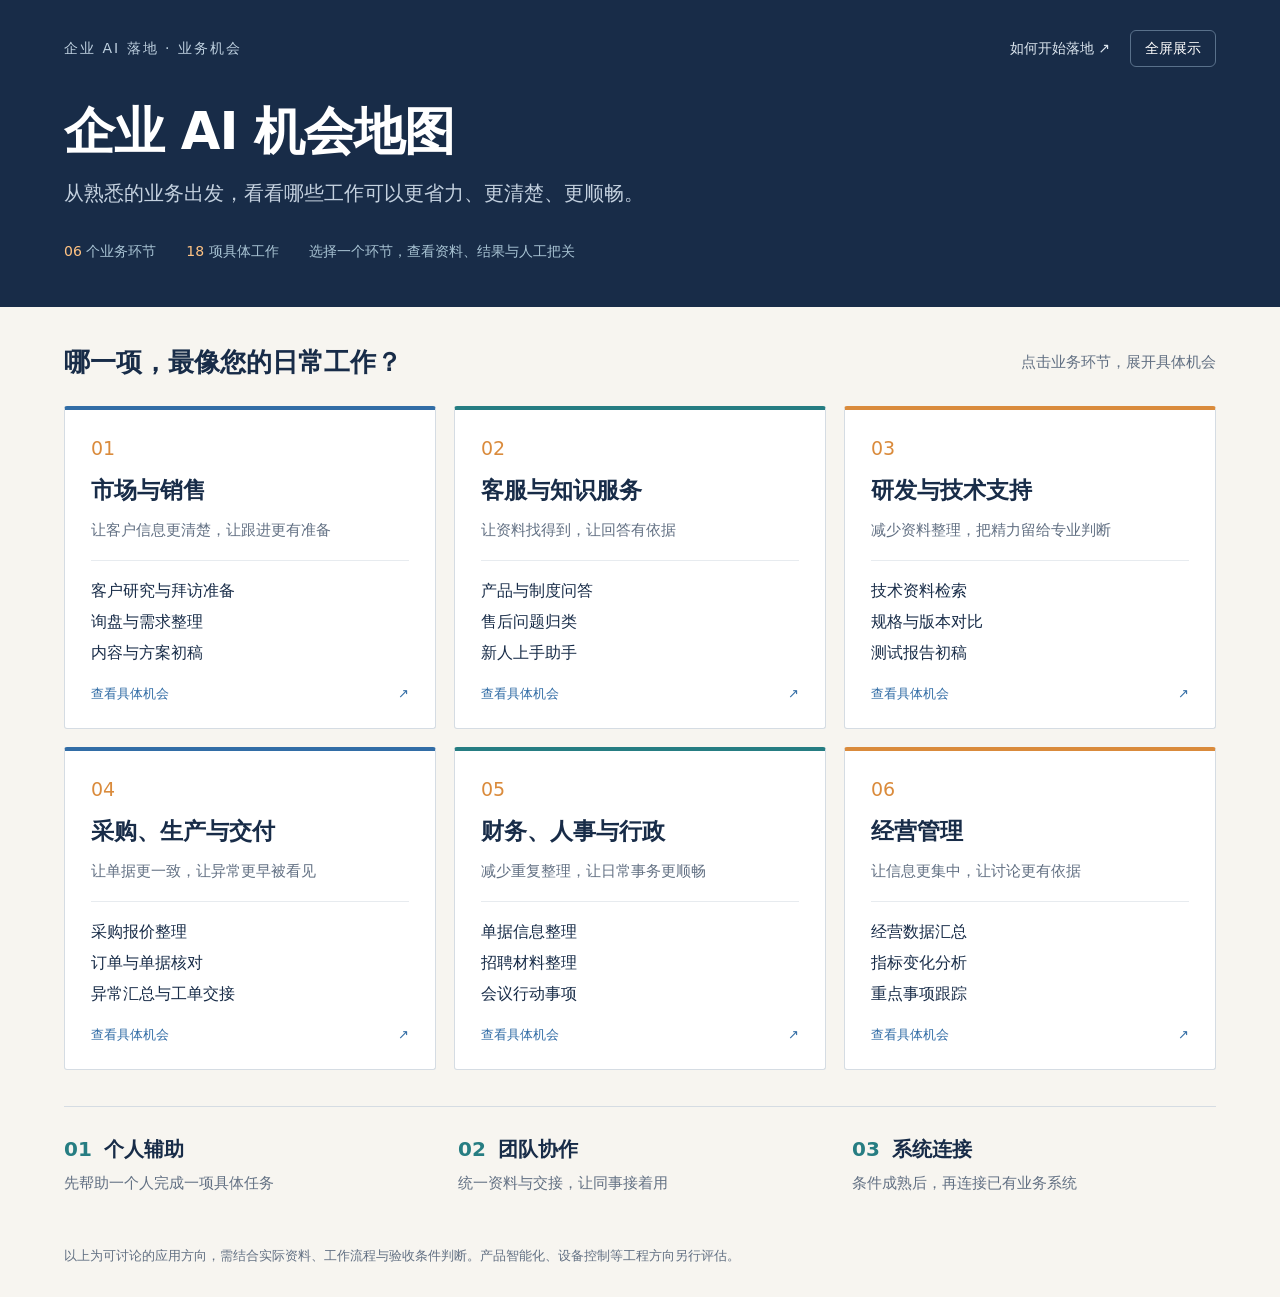
<file: assets/app/materials/ai-opportunity-map.html>
<!doctype html><html lang="zh-CN"><head><meta charset="utf-8"><meta name="viewport" content="width=device-width,initial-scale=1"><title>企业 AI 机会地图</title><style>
:root{--navy:#182c48;--blue:#326da6;--teal:#267d82;--orange:#da8b3c;--paper:#f7f5f0;--muted:#627083;--line:#d5dce3}*{box-sizing:border-box}html{scroll-behavior:smooth}body{margin:0;background:var(--paper);color:var(--navy);font:17px/1.65 "Microsoft YaHei",system-ui}button,a{touch-action:manipulation}button{font:inherit;cursor:pointer}a{color:inherit}button:focus-visible,a:focus-visible{outline:3px solid var(--orange);outline-offset:5px}header{background:var(--navy);color:white;padding:30px max(5vw,24px) 44px}.top{display:flex;justify-content:space-between;align-items:center;gap:20px}.brand{font-size:14px;letter-spacing:2px;color:#bed0df}.tools{display:flex;gap:20px;align-items:center;font-size:14px}.tools a{text-decoration:none;color:#dce6ef}.tools button{border:1px solid #59718b;color:white;background:transparent;border-radius:6px;padding:6px 14px;font-size:14px}h1{font-size:clamp(34px,4vw,56px);line-height:1.2;margin:34px 0 14px;font-weight:700;letter-spacing:-1px}.intro{margin:0;color:#c4d1df;font-size:20px}.hero-bottom{margin-top:30px;display:flex;gap:30px;color:#a9c4d4;font-size:14px}.hero-bottom strong{color:#ffc383;font-weight:500}main{max-width:1520px;margin:auto;padding:34px max(5vw,24px) 50px}.sectionhead{display:flex;justify-content:space-between;align-items:center;gap:20px;margin-bottom:22px}h2{font-size:26px;margin:0}.sectionhead p{color:var(--muted);font-size:15px;margin:0}.map{display:grid;grid-template-columns:repeat(3,minmax(0,1fr));gap:18px}.area{background:#fff;border:1px solid var(--line);border-top:4px solid var(--blue);padding:23px 26px;text-align:left;border-radius:3px;color:var(--navy);transition:transform .2s,box-shadow .2s}.area:hover{transform:translateY(-4px);box-shadow:0 12px 28px #182c4812}.area:nth-child(3n+2){border-top-color:var(--teal)}.area:nth-child(3n){border-top-color:var(--orange)}.num{color:var(--orange);font-size:19px}.area h3{font-size:23px;margin:8px 0}.area p{font-size:15px;color:var(--muted);margin:0 0 17px}.examples{border-top:1px solid #e7ebef;padding-top:14px;font-size:16px;line-height:1.95}.open{display:flex;justify-content:space-between;font-size:13px;color:var(--blue);margin-top:15px}.depth{display:grid;grid-template-columns:1fr 1fr 1fr;border-top:1px solid var(--line);margin-top:36px;padding-top:26px;gap:30px}.depth strong{display:block;font-size:20px;margin-bottom:5px}.depth p{margin:0;color:var(--muted);font-size:15px}.depth span{color:var(--teal);margin-right:12px}footer{max-width:1520px;margin:auto;padding:0 max(5vw,24px) 30px;color:var(--muted);font-size:13px}dialog{border:0;padding:0;width:min(1120px,94vw);max-height:90vh;border-radius:8px;background:var(--paper);color:var(--navy);box-shadow:0 24px 80px #0005}dialog::backdrop{background:#0c1d33b8;backdrop-filter:blur(4px)}.dialoghead{display:flex;justify-content:space-between;align-items:start;gap:20px;padding:25px 32px;background:var(--navy);color:white}.dialoghead h2{font-size:28px;margin:5px 0}.dialoghead p{color:#c4d1df;margin:0;font-size:15px}.close{border:1px solid #698198;background:transparent;color:white;border-radius:4px;padding:6px 13px;white-space:nowrap}.tabs{display:flex;gap:0;padding:0 32px;border-bottom:1px solid var(--line);background:#fff}.tabs button{background:none;border:0;border-bottom:3px solid transparent;padding:19px 17px;color:var(--muted);font-size:16px}.tabs button[aria-selected=true]{color:var(--teal);border-color:var(--teal);font-weight:700}.detail{padding:28px 32px 32px}.flow{display:grid;grid-template-columns:1fr 35px 1fr 35px 1fr;align-items:start;gap:16px}.flow b{font-size:14px;color:var(--blue);font-weight:500}.flow h3{font-size:21px;margin:8px 0}.flow p{font-size:17px;margin:0}.arrow{color:var(--orange);font-size:28px;padding-top:45px}.review{border-left:3px solid var(--orange);background:#ede9e0;padding:16px 20px;margin-top:28px;font-size:15px}.review strong{display:block;margin-bottom:4px}.question{font-size:20px;color:var(--teal);margin:25px 0 0}.note{font-size:13px;color:var(--muted);margin:10px 0 0}@media(min-width:1500px){.area{padding:28px 30px}.area h3{font-size:26px}}@media(max-width:1000px){.map{grid-template-columns:repeat(2,minmax(0,1fr))}.hero-bottom{flex-wrap:wrap;gap:10px 25px}.flow{gap:8px;grid-template-columns:1fr 20px 1fr 20px 1fr}.tabs button{padding:15px 10px;font-size:15px}}@media(max-width:620px){header{padding:22px 22px 30px}.top{align-items:start;flex-direction:column;gap:12px}.tools{gap:18px;font-size:12px}.tools a,.tools button{white-space:nowrap}.tools button{font-size:12px}.intro{font-size:17px}.hero-bottom{display:none}.map{grid-template-columns:1fr}.sectionhead{display:block}.sectionhead p{margin-top:5px}.depth{grid-template-columns:1fr;gap:18px}.dialoghead,.detail{padding:20px}.tabs{padding:0 10px;overflow:auto}.tabs button{flex:1;min-width:105px}.flow{grid-template-columns:1fr}.arrow{padding:0;transform:rotate(90deg);width:28px}.flow p{font-size:16px}.question{font-size:18px}h1{margin-top:28px}}@media(prefers-reduced-motion:reduce){html{scroll-behavior:auto}.area{transition:none}}@media print{.tools,dialog{display:none}.map{grid-template-columns:repeat(2,1fr)}header{background:white;color:#182c48}.intro,.brand{color:#627083}.area{break-inside:avoid;box-shadow:none}.depth{break-inside:avoid}}
</style></head><body><header><div class="top"><div class="brand">企业 AI 落地 · 业务机会</div><nav class="tools"><a href="ai-roadmap.html">如何开始落地 ↗</a><button id="fullscreen">全屏展示</button></nav></div><h1>企业 AI 机会地图</h1><p class="intro">从熟悉的业务出发，看看哪些工作可以更省力、更清楚、更顺畅。</p><div class="hero-bottom"><span><strong>06</strong> 个业务环节</span><span><strong>18</strong> 项具体工作</span><span>选择一个环节，查看资料、结果与人工把关</span></div></header><main><div class="sectionhead"><h2>哪一项，最像您的日常工作？</h2><p>点击业务环节，展开具体机会</p></div><section class="map" id="map" aria-label="六个业务环节"></section><section class="depth" aria-label="三个应用深度"><div><strong><span>01</span>个人辅助</strong><p>先帮助一个人完成一项具体任务</p></div><div><strong><span>02</span>团队协作</strong><p>统一资料与交接，让同事接着用</p></div><div><strong><span>03</span>系统连接</strong><p>条件成熟后，再连接已有业务系统</p></div></section></main><footer>以上为可讨论的应用方向，需结合实际资料、工作流程与验收条件判断。产品智能化、设备控制等工程方向另行评估。</footer><dialog id="detail-dialog" aria-labelledby="dialog-title"><div class="dialoghead"><div><div class="brand" id="phase"></div><h2 id="dialog-title"></h2><p id="value"></p></div><button class="close" id="close">关闭 ×</button></div><div class="tabs" id="tabs" role="tablist" aria-label="具体任务"></div><div class="detail" id="detail" role="tabpanel"></div></dialog><script>
const data=[{"id": "1", "name": "市场与销售", "value": "让客户信息更清楚，让跟进更有准备", "phase": "从了解客户到准备方案", "tasks": [{"title": "客户研究与拜访准备", "input": "客户公开介绍、产品信息和本次拜访目标", "process": "归纳业务线索，标出信息来源和待了解的问题", "output": "一页客户概览与交流重点", "review": "核对主体、来源和时效；推测不能当作事实。"}, {"title": "询盘与需求整理", "input": "客户邮件、沟通记录、产品资料和需求单模板", "process": "提取要求，区分已确认信息和缺失项", "output": "需求确认单与待补充清单", "review": "销售核对关键要求；价格、交期与承诺由负责人确认。"}, {"title": "内容与方案初稿", "input": "客户问题、已确认产品资料和品牌表达要求", "process": "组织内容结构，生成有依据的文案或方案初稿", "output": "可修改的内容稿与方案框架", "review": "审核事实、适用条件和对外表达，不能编造案例或效果。"}]}, {"id": "2", "name": "客服与知识服务", "value": "让资料找得到，让回答有依据", "phase": "从问题接收到服务响应", "tasks": [{"title": "产品与制度问答", "input": "现行产品手册、制度文件及访问权限", "process": "查找相关内容，附上出处；缺依据时明确提示", "output": "带来源的回答与原文定位", "review": "维护版本与权限；例外情况交给业务人员判断。"}, {"title": "售后问题归类", "input": "工单、客户描述和处理记录", "process": "整理故障现象与已尝试操作，建议问题类别", "output": "工单摘要与转交信息", "review": "复杂故障由专业人员诊断，不自动作出维修或赔付承诺。"}, {"title": "新人上手助手", "input": "岗位流程、常见问题和经审核的示例", "process": "按任务提供资料入口与操作提示", "output": "岗位学习路径与工作检查清单", "review": "实际操作授权和考核由主管负责。"}]}, {"id": "3", "name": "研发与技术支持", "value": "减少资料整理，把精力留给专业判断", "phase": "从技术需求到评审准备", "tasks": [{"title": "技术资料检索", "input": "授权技术文档、图纸说明和版本记录", "process": "定位相关段落，汇总依据与待核实项", "output": "带出处的技术资料摘要", "review": "由工程人员核对版本、单位及适用条件。"}, {"title": "规格与版本对比", "input": "两份规格文件或不同版本的技术要求", "process": "整理差异、遗漏与需要确认的条款", "output": "规格差异表与评审问题清单", "review": "关键参数和符合性结论必须专业复核。"}, {"title": "测试报告初稿", "input": "原始测试记录、报告模板和检验标准", "process": "按模板整理数据与现象，标记缺失内容", "output": "可追溯的报告初稿", "review": "计算与判定按确定规则校验，放行结论由授权人员签署。"}]}, {"id": "4", "name": "采购、生产与交付", "value": "让单据更一致，让异常更早被看见", "phase": "从采购需求到订单交付", "tasks": [{"title": "采购报价整理", "input": "供应商报价、采购需求与统一字段模板", "process": "提取规格、数量、价格及附加条件，标出缺项", "output": "便于比较的报价信息表", "review": "核对税费、单位、有效期；采购决策与审批由人负责。"}, {"title": "订单与单据核对", "input": "订单、确认单和物料基础资料", "process": "对照字段与约定规则，提示不一致之处", "output": "差异清单与待确认项目", "review": "金额、库存等依系统和规则计算，关键变更需审批。"}, {"title": "异常汇总与工单交接", "input": "异常记录、班组记录与处理进度", "process": "归纳现象、已采取措施和未完成事项", "output": "异常摘要与交接清单", "review": "处置方案及设备操作由授权人员确认。"}]}, {"id": "5", "name": "财务、人事与行政", "value": "减少重复整理，让日常事务更顺畅", "phase": "从材料收集到事务处理", "tasks": [{"title": "单据信息整理", "input": "授权单据、字段定义及业务分类规则", "process": "提取字段，标记缺失或识别不确定的信息", "output": "待核对的结构化台账", "review": "金额、税务与记账依专业规则复核，不自动付款。"}, {"title": "招聘材料整理", "input": "岗位要求和授权使用的候选人材料", "process": "按岗位相关条件汇总经历，标注需面谈核实项", "output": "面试准备摘要与核实问题", "review": "招聘人员核对事实与公平性，不自动作出录用决定。"}, {"title": "会议行动事项", "input": "经同意取得的会议记录和任务模板", "process": "归纳决定、待办、负责人及日期，区分未定事项", "output": "会议纪要与行动清单", "review": "参会人确认责任与时间后，再进入正式任务流程。"}]}, {"id": "6", "name": "经营管理", "value": "让信息更集中，让讨论更有依据", "phase": "从数据汇总到管理跟进", "tasks": [{"title": "经营数据汇总", "input": "已核对报表、指标口径和统计周期", "process": "汇总关键变化，标明数据来源与缺口", "output": "经营摘要与会议材料", "review": "数字由系统或规则计算；先核对口径，再解读变化。"}, {"title": "指标变化分析", "input": "同口径历史数据及相关业务记录", "process": "定位变化，列出可供验证的原因假设", "output": "异常线索与进一步核查清单", "review": "相关性不等于原因，管理人员结合业务验证。"}, {"title": "重点事项跟踪", "input": "已确认的任务、责任人和进度记录", "process": "归纳延误、依赖与待协调事项", "output": "进度摘要与协调议题", "review": "责任调整、资源安排和经营决策由负责人确定。"}]}];const $=id=>document.getElementById(id);let active=0;const dialog=$('detail-dialog');
data.forEach((g,i)=>{const b=document.createElement('button');b.className='area';b.setAttribute('aria-haspopup','dialog');b.innerHTML=`<span class="num">0${i+1}</span><h3>${g.name}</h3><p>${g.value}</p><div class="examples">${g.tasks.map(t=>t.title).join('<br>')}</div><div class="open"><span>查看具体机会</span><span aria-hidden="true">↗</span></div>`;b.onclick=()=>openGroup(i);$('map').append(b)});
function openGroup(i){active=i;const g=data[i];$('phase').textContent=g.phase;$('dialog-title').textContent=g.name;$('value').textContent=g.value;$('tabs').replaceChildren();g.tasks.forEach((t,j)=>{const b=document.createElement('button');b.textContent=t.title;b.id='task-'+j;b.setAttribute('role','tab');b.setAttribute('aria-controls','detail');b.onclick=()=>showTask(j);b.onkeydown=e=>{if(e.key==='ArrowRight'||e.key==='ArrowLeft'){e.preventDefault();const k=(j+(e.key==='ArrowRight'?1:2))%3;showTask(k);$('task-'+k).focus()}};$('tabs').append(b)});showTask(0);dialog.showModal()}
function showTask(j){const t=data[active].tasks[j];[...$('tabs').children].forEach((b,k)=>{b.setAttribute('aria-selected',String(j===k));b.tabIndex=j===k?0:-1});$('detail').setAttribute('aria-labelledby','task-'+j);$('detail').innerHTML=`<div class="flow"><section><b>输入</b><h3>准备什么资料</h3><p>${t.input}</p></section><span class="arrow" aria-hidden="true">→</span><section><b>处理</b><h3>AI 可以辅助什么</h3><p>${t.process}</p></section><span class="arrow" aria-hidden="true">→</span><section><b>输出</b><h3>得到什么结果</h3><p>${t.output}</p></section></div><div class="review"><strong>人工把关</strong>${t.review}</div><p class="question">如果用于您的团队，哪一步最值得先改善？</p><p class="note">场景示意；实际效果需通过真实样本验证。</p>`}
$('close').onclick=()=>dialog.close();dialog.onclick=e=>{if(e.target===dialog){const r=dialog.getBoundingClientRect();if(e.clientX<r.left||e.clientX>r.right||e.clientY<r.top||e.clientY>r.bottom)dialog.close()}};$('fullscreen').onclick=async()=>{try{if(document.fullscreenElement)await document.exitFullscreen();else await document.documentElement.requestFullscreen()}catch{$('fullscreen').textContent='请按 F11 全屏'}};document.addEventListener('fullscreenchange',()=>{$('fullscreen').textContent=document.fullscreenElement?'退出全屏':'全屏展示'});
</script></body></html>
</file>
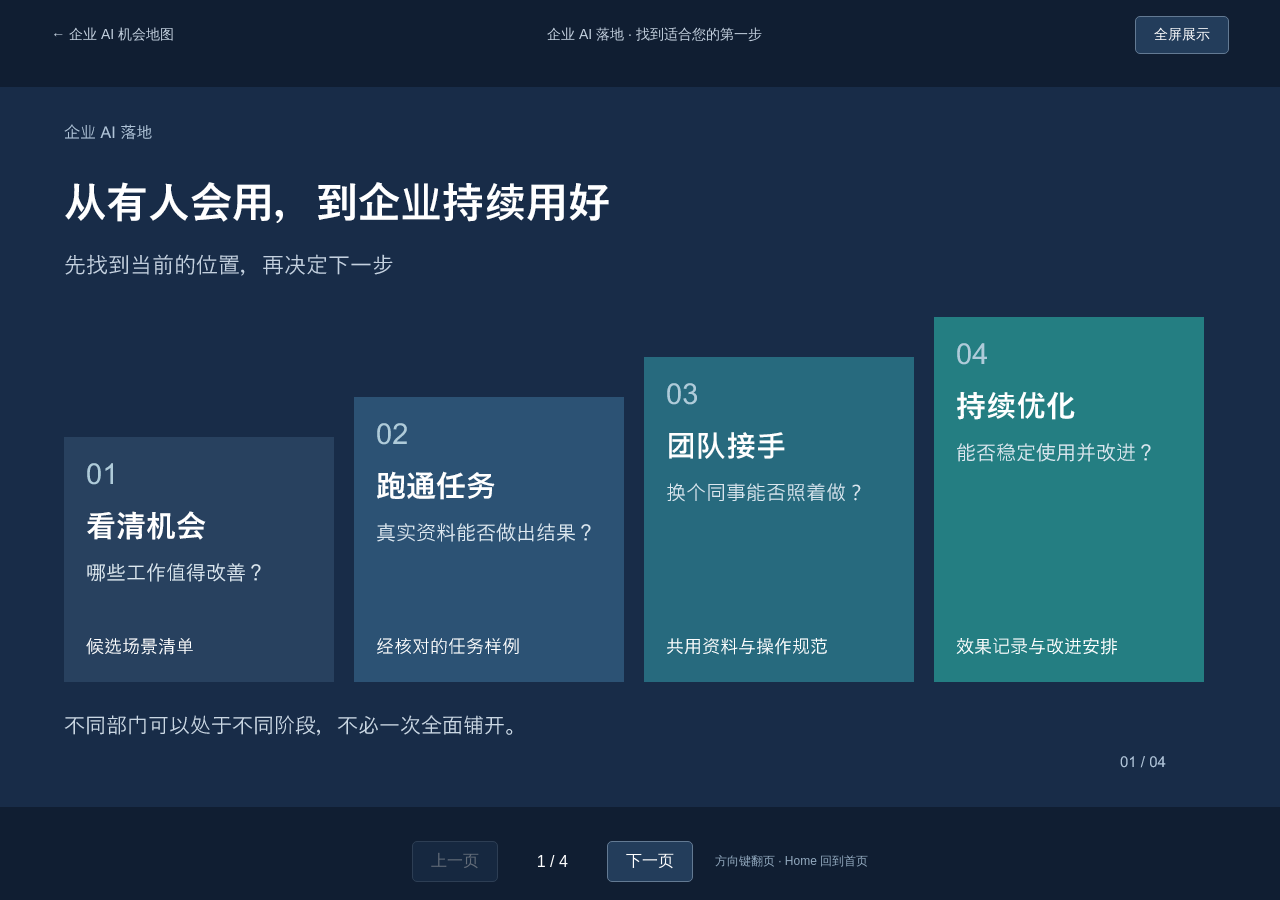
<file: assets/app/materials/ai-roadmap.html>
<!doctype html><html lang="zh-CN"><head><meta charset="utf-8"><meta name="viewport" content="width=device-width,initial-scale=1"><title>企业 AI 落地 · 找到适合您的第一步</title><style>*{box-sizing:border-box}body{margin:0;background:#101e32;color:#fff;font:16px "Microsoft YaHei",sans-serif;min-height:100vh;display:flex;flex-direction:column}nav{display:flex;align-items:center;justify-content:space-between;gap:15px;padding:16px 4vw;color:#c4d1df;font-size:14px}a{color:inherit;text-decoration:none}main{flex:1;display:grid;place-items:center;min-height:0}img{display:block;width:min(100vw,calc((100vh - 140px)*16/9));max-height:calc(100vh - 140px);object-fit:contain}footer{display:flex;justify-content:center;align-items:center;gap:22px;padding:18px}button{font:inherit;border:1px solid #637a93;background:#233d5b;color:#fff;border-radius:5px;padding:9px 18px;cursor:pointer}button:disabled{opacity:.35;cursor:default}button:focus-visible,a:focus-visible{outline:3px solid #da8b3c;outline-offset:4px}.hint{font-size:12px;color:#94abc0}#count{min-width:65px;text-align:center}@media(max-width:600px){.hint{display:none}nav{font-size:12px;flex-wrap:wrap}footer{gap:12px}button{padding:9px 12px}img{width:100vw}}@media print{nav,footer{display:none}body{background:white}main{display:block}img{width:100%;max-height:none}}</style></head><body><nav><a href="ai-opportunity-map.html">← 企业 AI 机会地图</a><span>企业 AI 落地 · 找到适合您的第一步</span><button id="full">全屏展示</button></nav><main><img id="slide" src="ai-roadmap-1.png" alt="第1页：从有人会用，到企业持续用好"></main><footer><button id="prev">上一页</button><span id="count" aria-live="polite"></span><button id="next">下一页</button><span class="hint">方向键翻页 · Home 回到首页</span></footer><script>let n=1;const titles=['从有人会用，到企业持续用好','第一件事，选得准才容易做成','先让一件事走完，再判断是否扩大','把一个想法，变成第一步'];const $=id=>document.getElementById(id);function show(k){n=Math.max(1,Math.min(4,k));$('slide').src='ai-roadmap-'+n+'.png';$('slide').alt='第'+n+'页：'+titles[n-1];$('count').textContent=n+' / 4';$('prev').disabled=n===1;$('next').disabled=n===4} $('prev').onclick=()=>show(n-1);$('next').onclick=()=>show(n+1);document.onkeydown=e=>{if(e.key==='ArrowRight'||e.key==='PageDown'){e.preventDefault();show(n+1)}if(e.key==='ArrowLeft'||e.key==='PageUp'){e.preventDefault();show(n-1)}if(e.key==='Home'){e.preventDefault();show(1)}};$('full').onclick=async()=>{try{if(document.fullscreenElement)await document.exitFullscreen();else await document.documentElement.requestFullscreen()}catch{$('full').textContent='请按 F11 全屏'}};document.addEventListener('fullscreenchange',()=>{$('full').textContent=document.fullscreenElement?'退出全屏':'全屏展示'});show(1);for(let i=2;i<=4;i++){let im=new Image();im.src='ai-roadmap-'+i+'.png'}</script></body></html>
</file>
